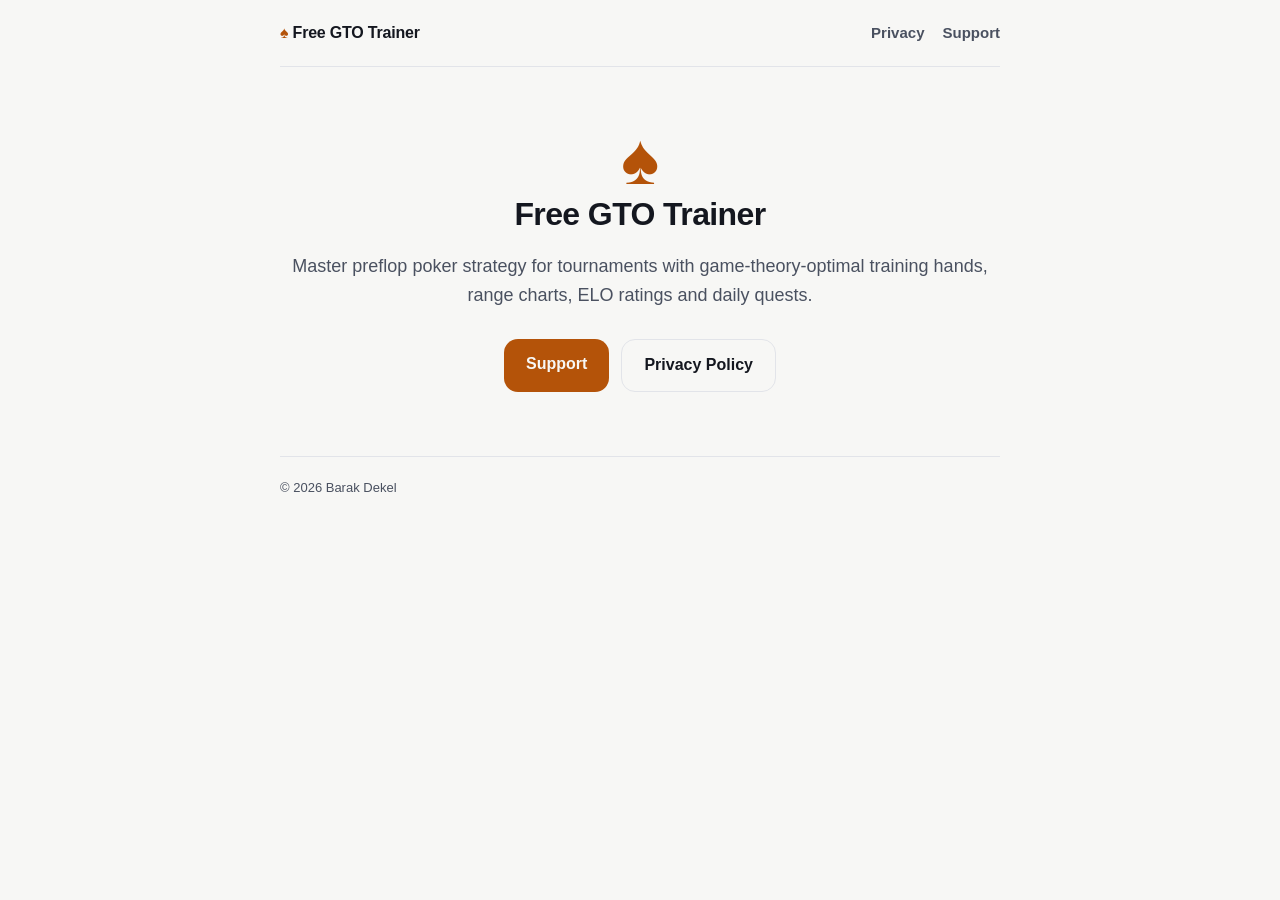
<file: index.html>
<!doctype html>
<html lang="en">
<head>
<meta charset="utf-8">
<meta name="viewport" content="width=device-width, initial-scale=1">
<title>Free GTO Trainer</title>
<meta name="description" content="Free GTO Trainer: preflop poker strategy training for tournaments.">
<link rel="stylesheet" href="style.css">
</head>
<body>
<header class="site">
  <a class="brand" href="index.html"><span class="spade" aria-hidden="true">♠</span> Free GTO Trainer</a>
  <nav><a href="privacy.html">Privacy</a><a href="support.html">Support</a></nav>
</header>

<main class="home">
  <div class="hero-spade" aria-hidden="true">♠</div>
  <h1>Free GTO Trainer</h1>
  <p class="lead">Master preflop poker strategy for tournaments with game-theory-optimal training hands, range charts, ELO ratings and daily quests.</p>
  <p class="links"><a class="button" href="support.html">Support</a> <a class="button secondary" href="privacy.html">Privacy Policy</a></p>
</main>

<footer class="site">© 2026 Barak Dekel</footer>
</body>
</html>
</file>
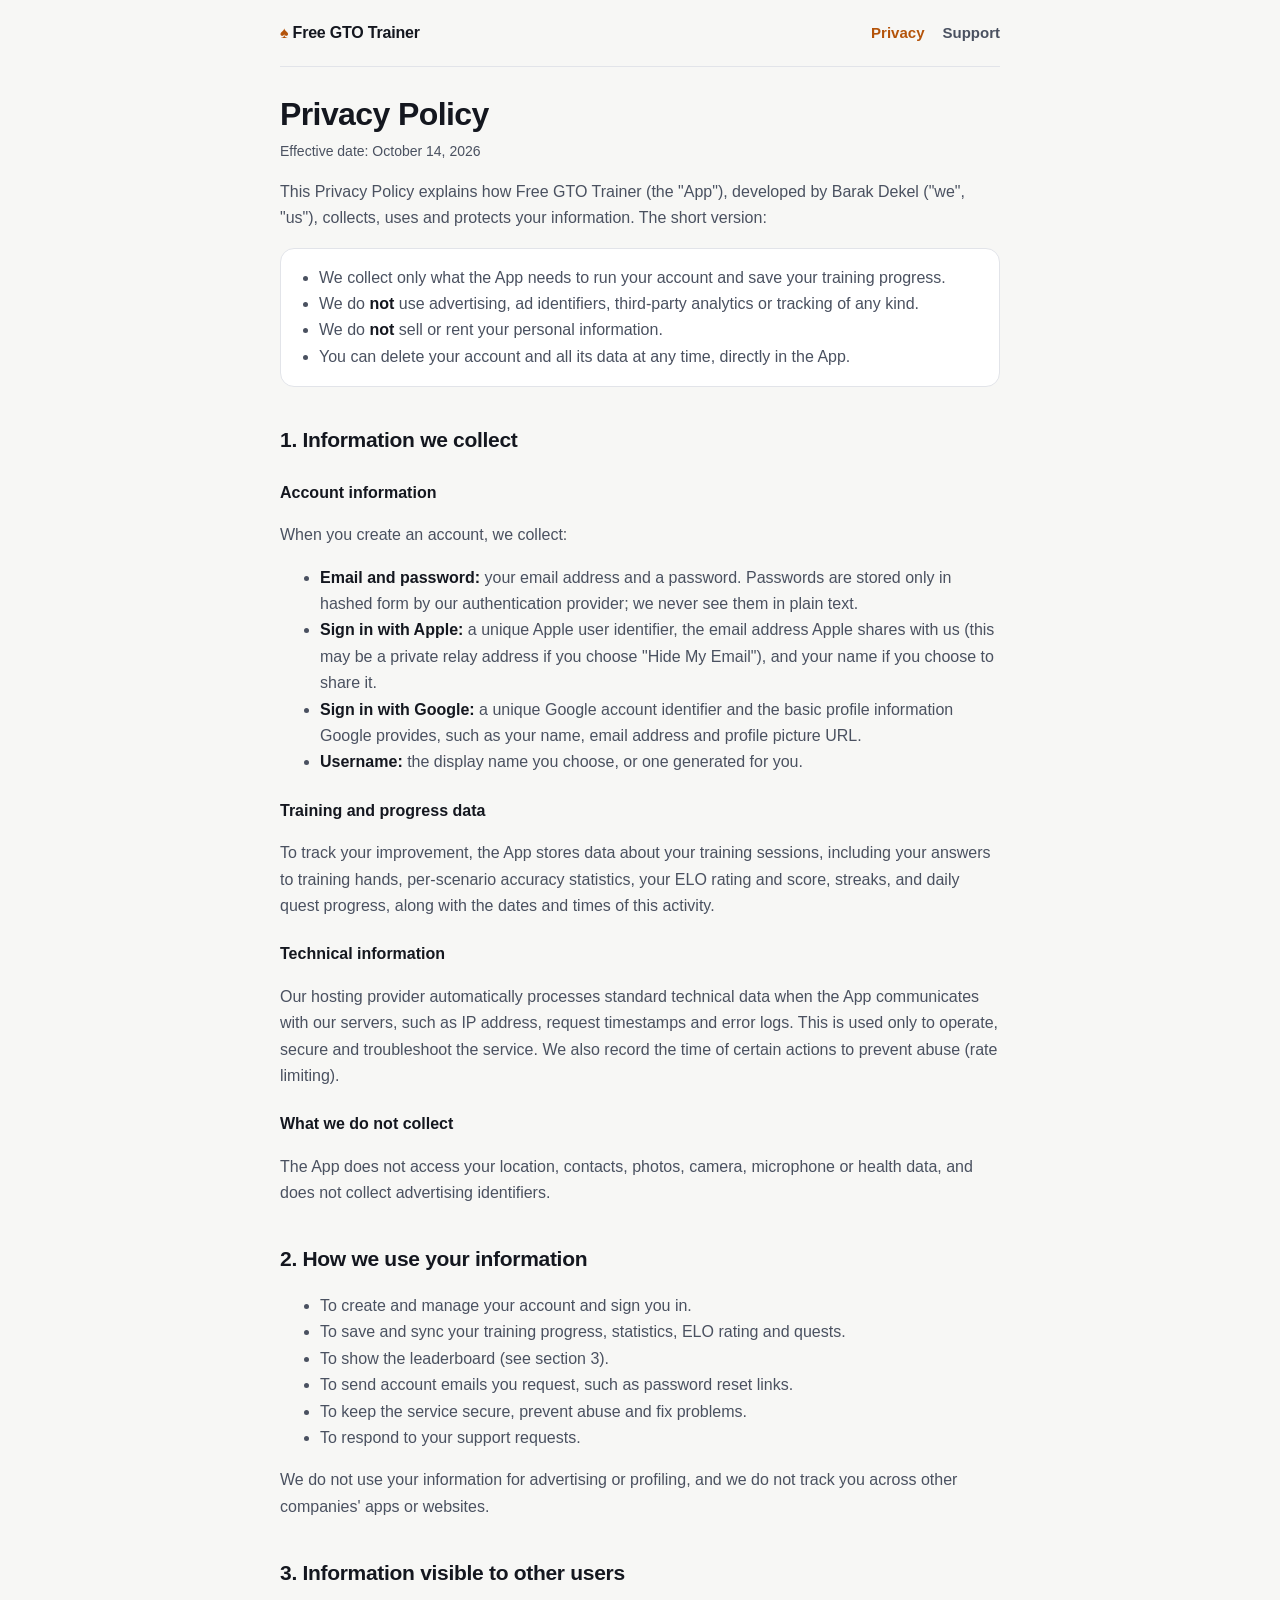
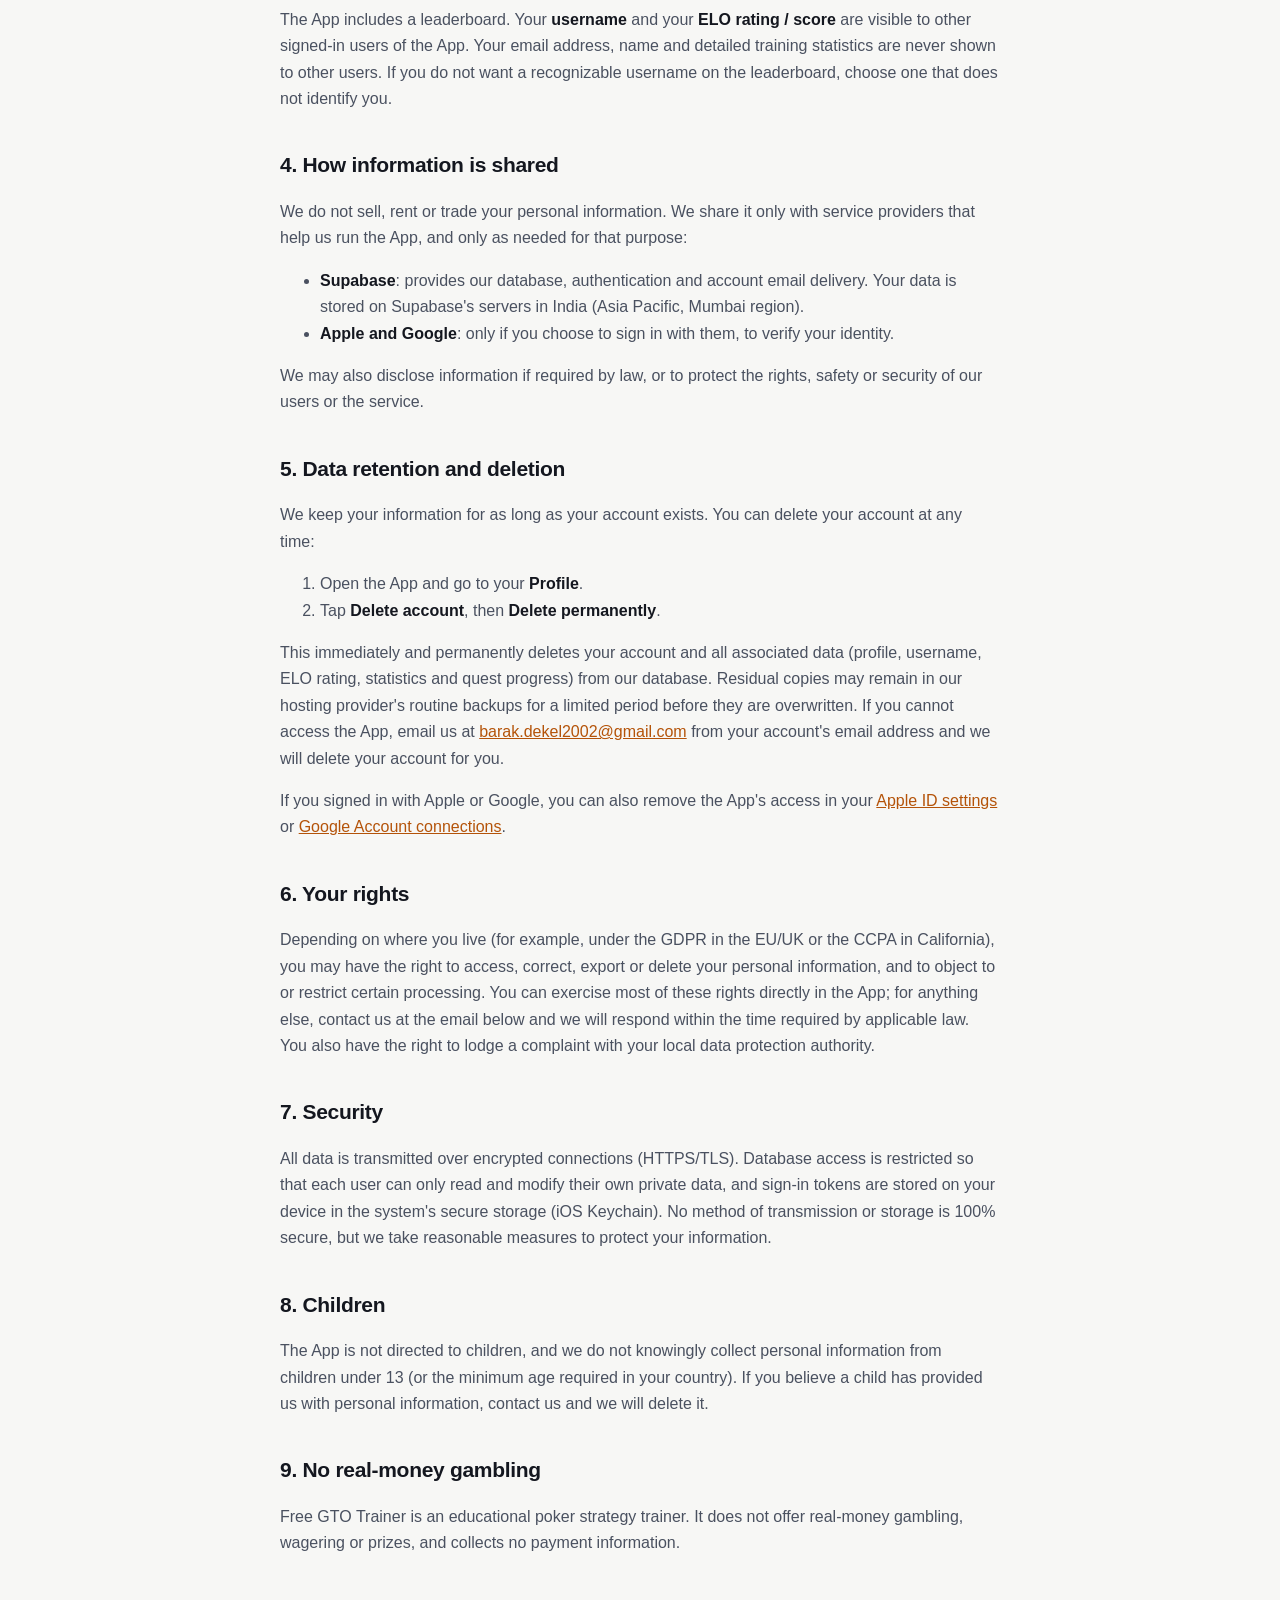
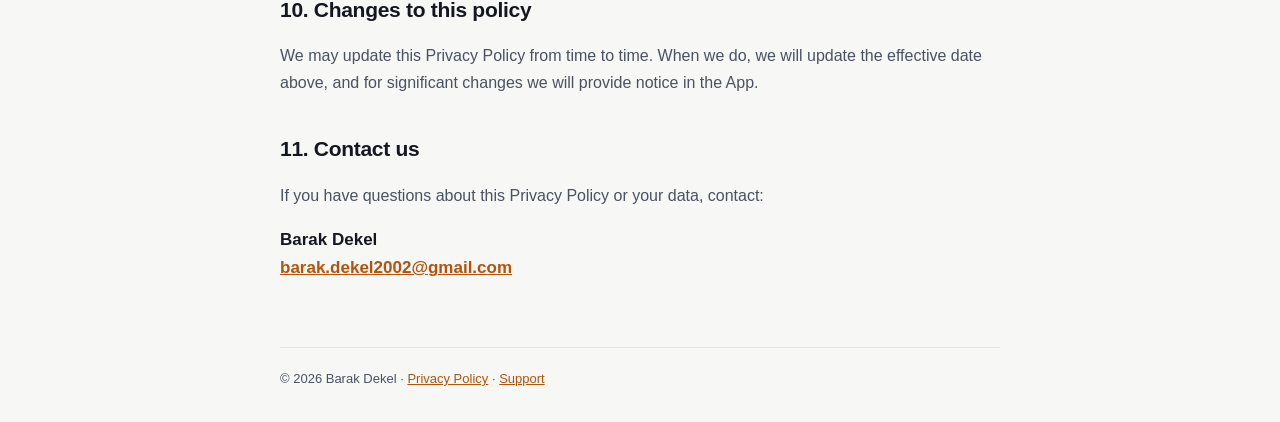
<file: privacy.html>
<!doctype html>
<html lang="en">
<head>
<meta charset="utf-8">
<meta name="viewport" content="width=device-width, initial-scale=1">
<title>Privacy Policy · Free GTO Trainer</title>
<meta name="description" content="How Free GTO Trainer collects, uses and protects your information.">
<link rel="stylesheet" href="style.css">
</head>
<body>
<header class="site">
  <a class="brand" href="index.html"><span class="spade" aria-hidden="true">♠</span> Free GTO Trainer</a>
  <nav><a href="privacy.html" aria-current="page">Privacy</a><a href="support.html">Support</a></nav>
</header>

<main>
  <h1>Privacy Policy</h1>
  <p class="meta">Effective date: October 14, 2026</p>

  <p>This Privacy Policy explains how Free GTO Trainer (the "App"), developed by Barak Dekel ("we", "us"), collects, uses and protects your information. The short version:</p>

  <ul class="summary">
    <li>We collect only what the App needs to run your account and save your training progress.</li>
    <li>We do <strong>not</strong> use advertising, ad identifiers, third-party analytics or tracking of any kind.</li>
    <li>We do <strong>not</strong> sell or rent your personal information.</li>
    <li>You can delete your account and all its data at any time, directly in the App.</li>
  </ul>

  <h2 id="collect">1. Information we collect</h2>

  <h3>Account information</h3>
  <p>When you create an account, we collect:</p>
  <ul>
    <li><strong>Email and password:</strong> your email address and a password. Passwords are stored only in hashed form by our authentication provider; we never see them in plain text.</li>
    <li><strong>Sign in with Apple:</strong> a unique Apple user identifier, the email address Apple shares with us (this may be a private relay address if you choose "Hide My Email"), and your name if you choose to share it.</li>
    <li><strong>Sign in with Google:</strong> a unique Google account identifier and the basic profile information Google provides, such as your name, email address and profile picture URL.</li>
    <li><strong>Username:</strong> the display name you choose, or one generated for you.</li>
  </ul>

  <h3>Training and progress data</h3>
  <p>To track your improvement, the App stores data about your training sessions, including your answers to training hands, per-scenario accuracy statistics, your ELO rating and score, streaks, and daily quest progress, along with the dates and times of this activity.</p>

  <h3>Technical information</h3>
  <p>Our hosting provider automatically processes standard technical data when the App communicates with our servers, such as IP address, request timestamps and error logs. This is used only to operate, secure and troubleshoot the service. We also record the time of certain actions to prevent abuse (rate limiting).</p>

  <h3>What we do not collect</h3>
  <p>The App does not access your location, contacts, photos, camera, microphone or health data, and does not collect advertising identifiers.</p>

  <h2 id="use">2. How we use your information</h2>
  <ul>
    <li>To create and manage your account and sign you in.</li>
    <li>To save and sync your training progress, statistics, ELO rating and quests.</li>
    <li>To show the leaderboard (see section 3).</li>
    <li>To send account emails you request, such as password reset links.</li>
    <li>To keep the service secure, prevent abuse and fix problems.</li>
    <li>To respond to your support requests.</li>
  </ul>
  <p>We do not use your information for advertising or profiling, and we do not track you across other companies' apps or websites.</p>

  <h2 id="visible">3. Information visible to other users</h2>
  <p>The App includes a leaderboard. Your <strong>username</strong> and your <strong>ELO rating / score</strong> are visible to other signed-in users of the App. Your email address, name and detailed training statistics are never shown to other users. If you do not want a recognizable username on the leaderboard, choose one that does not identify you.</p>

  <h2 id="share">4. How information is shared</h2>
  <p>We do not sell, rent or trade your personal information. We share it only with service providers that help us run the App, and only as needed for that purpose:</p>
  <ul>
    <li><strong>Supabase</strong>: provides our database, authentication and account email delivery. Your data is stored on Supabase's servers in India (Asia Pacific, Mumbai region).</li>
    <li><strong>Apple and Google</strong>: only if you choose to sign in with them, to verify your identity.</li>
  </ul>
  <p>We may also disclose information if required by law, or to protect the rights, safety or security of our users or the service.</p>

  <h2 id="retention">5. Data retention and deletion</h2>
  <p>We keep your information for as long as your account exists. You can delete your account at any time:</p>
  <ol>
    <li>Open the App and go to your <strong>Profile</strong>.</li>
    <li>Tap <strong>Delete account</strong>, then <strong>Delete permanently</strong>.</li>
  </ol>
  <p>This immediately and permanently deletes your account and all associated data (profile, username, ELO rating, statistics and quest progress) from our database. Residual copies may remain in our hosting provider's routine backups for a limited period before they are overwritten. If you cannot access the App, email us at <a href="mailto:barak.dekel2002@gmail.com">barak.dekel2002@gmail.com</a> from your account's email address and we will delete your account for you.</p>
  <p>If you signed in with Apple or Google, you can also remove the App's access in your <a href="https://support.apple.com/en-us/102571">Apple ID settings</a> or <a href="https://myaccount.google.com/connections">Google Account connections</a>.</p>

  <h2 id="rights">6. Your rights</h2>
  <p>Depending on where you live (for example, under the GDPR in the EU/UK or the CCPA in California), you may have the right to access, correct, export or delete your personal information, and to object to or restrict certain processing. You can exercise most of these rights directly in the App; for anything else, contact us at the email below and we will respond within the time required by applicable law. You also have the right to lodge a complaint with your local data protection authority.</p>

  <h2 id="security">7. Security</h2>
  <p>All data is transmitted over encrypted connections (HTTPS/TLS). Database access is restricted so that each user can only read and modify their own private data, and sign-in tokens are stored on your device in the system's secure storage (iOS Keychain). No method of transmission or storage is 100% secure, but we take reasonable measures to protect your information.</p>

  <h2 id="children">8. Children</h2>
  <p>The App is not directed to children, and we do not knowingly collect personal information from children under 13 (or the minimum age required in your country). If you believe a child has provided us with personal information, contact us and we will delete it.</p>

  <h2 id="gambling">9. No real-money gambling</h2>
  <p>Free GTO Trainer is an educational poker strategy trainer. It does not offer real-money gambling, wagering or prizes, and collects no payment information.</p>

  <h2 id="changes">10. Changes to this policy</h2>
  <p>We may update this Privacy Policy from time to time. When we do, we will update the effective date above, and for significant changes we will provide notice in the App.</p>

  <h2 id="contact">11. Contact us</h2>
  <p>If you have questions about this Privacy Policy or your data, contact:</p>
  <p class="contact">Barak Dekel<br><a href="mailto:barak.dekel2002@gmail.com">barak.dekel2002@gmail.com</a></p>
</main>

<footer class="site">© 2026 Barak Dekel · <a href="privacy.html">Privacy Policy</a> · <a href="support.html">Support</a></footer>
</body>
</html>
</file>
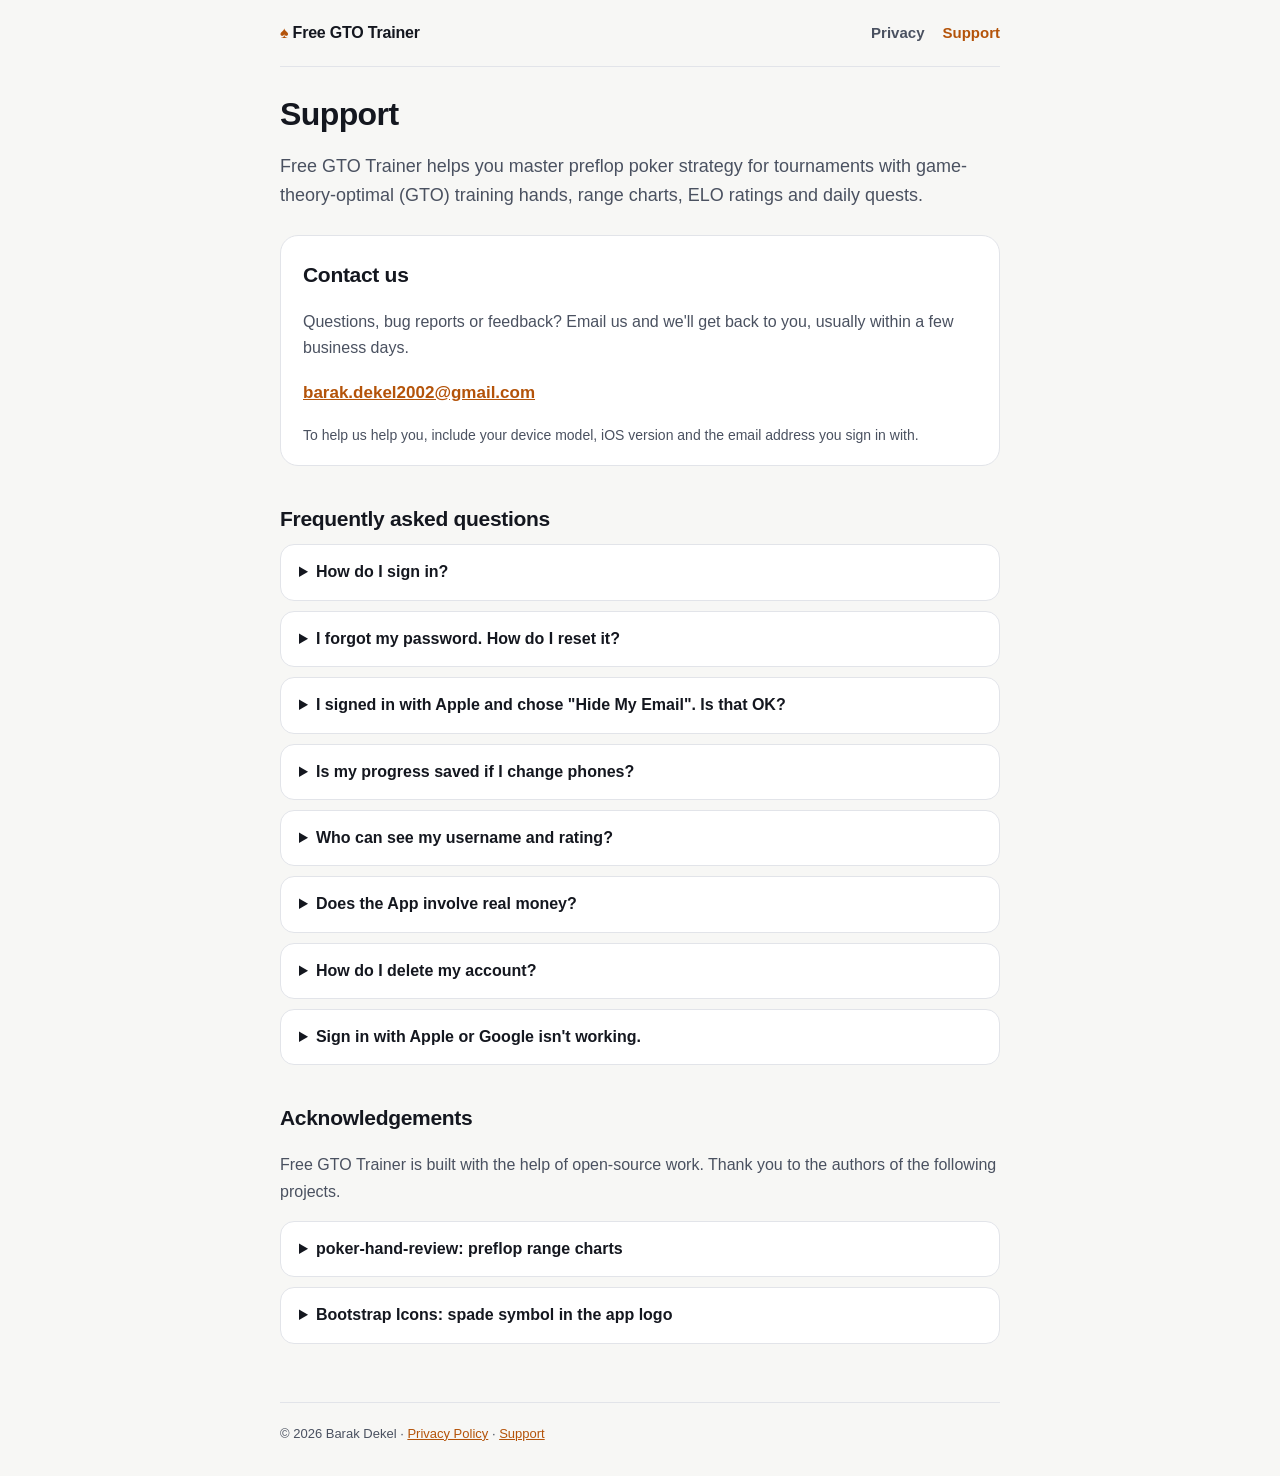
<file: support.html>
<!doctype html>
<html lang="en">
<head>
<meta charset="utf-8">
<meta name="viewport" content="width=device-width, initial-scale=1">
<title>Support · Free GTO Trainer</title>
<meta name="description" content="Get help with Free GTO Trainer: sign-in, passwords, account deletion and contact.">
<link rel="stylesheet" href="style.css">
</head>
<body>
<header class="site">
  <a class="brand" href="index.html"><span class="spade" aria-hidden="true">♠</span> Free GTO Trainer</a>
  <nav><a href="privacy.html">Privacy</a><a href="support.html" aria-current="page">Support</a></nav>
</header>

<main>
  <h1>Support</h1>
  <p class="lead">Free GTO Trainer helps you master preflop poker strategy for tournaments with game-theory-optimal (GTO) training hands, range charts, ELO ratings and daily quests.</p>

  <div class="card">
    <h2 class="card-title">Contact us</h2>
    <p>Questions, bug reports or feedback? Email us and we'll get back to you, usually within a few business days.</p>
    <p class="contact"><a href="mailto:barak.dekel2002@gmail.com">barak.dekel2002@gmail.com</a></p>
    <p class="hint">To help us help you, include your device model, iOS version and the email address you sign in with.</p>
  </div>

  <h2>Frequently asked questions</h2>

  <details>
    <summary>How do I sign in?</summary>
    <p>You can sign in with <strong>Apple</strong>, with <strong>Google</strong>, or with an <strong>email and password</strong>. Use the same method each time so you return to the same account and keep your progress.</p>
  </details>

  <details>
    <summary>I forgot my password. How do I reset it?</summary>
    <p>On the log-in screen, tap <strong>Forgot password?</strong>, enter your email and tap <strong>Send reset link</strong>. Open the email <strong>on the same iPhone</strong> and tap the link. The App will open and let you choose a new password. If the email doesn't arrive within a few minutes, check your spam folder, or tap <strong>Resend email</strong>.</p>
    <p>If you signed up with Apple or Google, you don't have a password with us. Just use the same Apple or Google button again.</p>
  </details>

  <details>
    <summary>I signed in with Apple and chose "Hide My Email". Is that OK?</summary>
    <p>Yes. Apple gives us a private relay address that forwards to your real inbox, and your account works normally. If you contact support, mention that you use Hide My Email so we can find your account.</p>
  </details>

  <details>
    <summary>Is my progress saved if I change phones?</summary>
    <p>Yes. Your ELO rating, statistics and quest progress are stored with your account, not on the device. Sign in with the same method on your new phone and everything will be there.</p>
  </details>

  <details>
    <summary>Who can see my username and rating?</summary>
    <p>Your username and ELO rating/score appear on the in-app leaderboard, visible to other signed-in players. Your email address and detailed statistics are private. See our <a href="privacy.html#visible">Privacy Policy</a> for details.</p>
  </details>

  <details>
    <summary>Does the App involve real money?</summary>
    <p>No. Free GTO Trainer is a training tool. There is no real-money gambling, wagering or prizes.</p>
  </details>

  <details id="delete">
    <summary>How do I delete my account?</summary>
    <p>In the App, go to your <strong>Profile</strong>, tap <strong>Delete account</strong>, then <strong>Delete permanently</strong>. This permanently removes your account and all associated data, including your username, ELO rating, statistics and quest progress. It cannot be undone.</p>
    <p>Can't access the App? Email <a href="mailto:barak.dekel2002@gmail.com">barak.dekel2002@gmail.com</a> from the email address on your account and ask us to delete it.</p>
  </details>

  <details>
    <summary>Sign in with Apple or Google isn't working.</summary>
    <p>Make sure you're connected to the internet and that you're signed in to your Apple ID (Settings → your name) or Google account on the device. Then fully close and reopen the App and try again. If it still fails, email us with a screenshot of any error message.</p>
  </details>
<h2 id="acknowledgements">Acknowledgements</h2>
  <p>Free GTO Trainer is built with the help of open-source work. Thank you to the authors of the following projects.</p>

  <details>
    <summary>poker-hand-review: preflop range charts</summary>
    <p>Some of the opening and facing-an-open range charts are adapted from <a href="https://github.com/matthiola0/poker-hand-review">poker-hand-review</a>, used under the MIT License.</p>
    <pre class="license">MIT License

Copyright (c) 2026 poker-hand-review

Permission is hereby granted, free of charge, to any person obtaining a copy
of this software and associated documentation files (the &quot;Software&quot;), to deal
in the Software without restriction, including without limitation the rights
to use, copy, modify, merge, publish, distribute, sublicense, and/or sell
copies of the Software, and to permit persons to whom the Software is
furnished to do so, subject to the following conditions:

The above copyright notice and this permission notice shall be included in all
copies or substantial portions of the Software.

THE SOFTWARE IS PROVIDED &quot;AS IS&quot;, WITHOUT WARRANTY OF ANY KIND, EXPRESS OR
IMPLIED, INCLUDING BUT NOT LIMITED TO THE WARRANTIES OF MERCHANTABILITY,
FITNESS FOR A PARTICULAR PURPOSE AND NONINFRINGEMENT. IN NO EVENT SHALL THE
AUTHORS OR COPYRIGHT HOLDERS BE LIABLE FOR ANY CLAIM, DAMAGES OR OTHER
LIABILITY, WHETHER IN AN ACTION OF CONTRACT, TORT OR OTHERWISE, ARISING FROM,
OUT OF OR IN CONNECTION WITH THE SOFTWARE OR THE USE OR OTHER DEALINGS IN THE
SOFTWARE.</pre>
  </details>

  <details>
    <summary>Bootstrap Icons: spade symbol in the app logo</summary>
    <p>The spade shape in the app icon and logo is adapted from <a href="https://icons.getbootstrap.com/">Bootstrap Icons</a> ("suit-spade-fill"), used under the MIT License.</p>
    <pre class="license">The MIT License (MIT)

Copyright (c) 2019-2024 The Bootstrap Authors

Permission is hereby granted, free of charge, to any person obtaining a copy
of this software and associated documentation files (the &quot;Software&quot;), to deal
in the Software without restriction, including without limitation the rights
to use, copy, modify, merge, publish, distribute, sublicense, and/or sell
copies of the Software, and to permit persons to whom the Software is
furnished to do so, subject to the following conditions:

The above copyright notice and this permission notice shall be included in all
copies or substantial portions of the Software.

THE SOFTWARE IS PROVIDED &quot;AS IS&quot;, WITHOUT WARRANTY OF ANY KIND, EXPRESS OR
IMPLIED, INCLUDING BUT NOT LIMITED TO THE WARRANTIES OF MERCHANTABILITY,
FITNESS FOR A PARTICULAR PURPOSE AND NONINFRINGEMENT. IN NO EVENT SHALL THE
AUTHORS OR COPYRIGHT HOLDERS BE LIABLE FOR ANY CLAIM, DAMAGES OR OTHER
LIABILITY, WHETHER IN AN ACTION OF CONTRACT, TORT OR OTHERWISE, ARISING FROM,
OUT OF OR IN CONNECTION WITH THE SOFTWARE OR THE USE OR OTHER DEALINGS IN THE
SOFTWARE.</pre>
  </details>
</main>

<footer class="site">© 2026 Barak Dekel · <a href="privacy.html">Privacy Policy</a> · <a href="support.html">Support</a></footer>
</body>
</html>
</file>
<file: style.css>
/* Shared styles for the hosted Privacy Policy / Support pages.
   Colors follow the app's theme (src/theme/colors.ts). */
:root {
  --bg: #F7F7F5;
  --surface: #FFFFFF;
  --border: #E2E4E9;
  --text: #14171F;
  --text-2: #4A5160;
  --accent: #B45309;
  color-scheme: light;
}
@media (prefers-color-scheme: dark) {
  :root {
    --bg: #0A0C10;
    --surface: #12151C;
    --border: #242A35;
    --text: #F2F4F8;
    --text-2: #8B93A3;
    --accent: #FBBF24;
    color-scheme: dark;
  }
}

* { box-sizing: border-box; }
body {
  margin: 0;
  padding-inline: 20px;
  background: var(--bg);
  color: var(--text);
  font: 16px/1.65 -apple-system, BlinkMacSystemFont, "Segoe UI", Roboto, Helvetica, Arial, sans-serif;
  -webkit-text-size-adjust: 100%;
}
a { color: var(--accent); }

header.site, main, footer.site { max-width: 720px; margin-inline: auto; }
header.site {
  display: flex; flex-wrap: wrap; gap: 12px;
  align-items: center; justify-content: space-between;
  padding-block: 20px; border-bottom: 1px solid var(--border);
}
.brand { font-weight: 800; color: var(--text); text-decoration: none; letter-spacing: -0.2px; }
.spade { color: var(--accent); }
nav { display: flex; gap: 18px; }
nav a { color: var(--text-2); text-decoration: none; font-weight: 600; font-size: 15px; }
nav a[aria-current="page"] { color: var(--accent); }

main { padding-block: 28px 48px; }
h1 { font-size: 32px; line-height: 1.2; letter-spacing: -0.6px; margin: 0 0 6px; }
h2 { font-size: 21px; letter-spacing: -0.3px; margin: 36px 0 8px; }
h3 { font-size: 16px; margin: 22px 0 4px; }
p, li { color: var(--text-2); }
strong { color: var(--text); }
.meta { font-size: 14px; margin-top: 0; }
.lead { font-size: 18px; }

ul.summary {
  background: var(--surface); border: 1.5px solid var(--border); border-radius: 14px;
  padding: 16px 20px 16px 38px;
}
.contact { font-size: 17px; font-weight: 700; color: var(--text); }
.hint { font-size: 14px; }

.card {
  background: var(--surface); border: 1.5px solid var(--border); border-radius: 18px;
  padding: 4px 22px; margin-block: 24px 8px;
}
.card-title { margin-top: 18px; }

details {
  background: var(--surface); border: 1.5px solid var(--border); border-radius: 14px;
  padding: 14px 18px; margin-bottom: 10px;
}
summary { cursor: pointer; font-weight: 700; color: var(--text); }
details[open] summary { margin-bottom: 4px; }
details p { margin-bottom: 4px; }

.home { text-align: center; padding-top: 56px; }
.hero-spade { font-size: 72px; line-height: 1; color: var(--accent); }
.links { display: flex; flex-wrap: wrap; gap: 12px; justify-content: center; margin-top: 28px; }
.button {
  display: inline-block; padding: 12px 22px; border-radius: 14px;
  background: var(--accent); color: var(--bg); font-weight: 800; text-decoration: none;
}
.button.secondary { background: transparent; color: var(--text); border: 1.5px solid var(--border); }

footer.site {
  padding-block: 20px 32px; border-top: 1px solid var(--border);
  font-size: 13px; color: var(--text-2);
}

pre.license {
  white-space: pre-wrap; overflow-wrap: anywhere;
  font: 12.5px/1.55 ui-monospace, SFMono-Regular, Menlo, Consolas, monospace;
  color: var(--text-2); background: var(--bg); border: 1px solid var(--border);
  border-radius: 10px; padding: 12px 14px; margin: 10px 0 4px;
}
</file>
